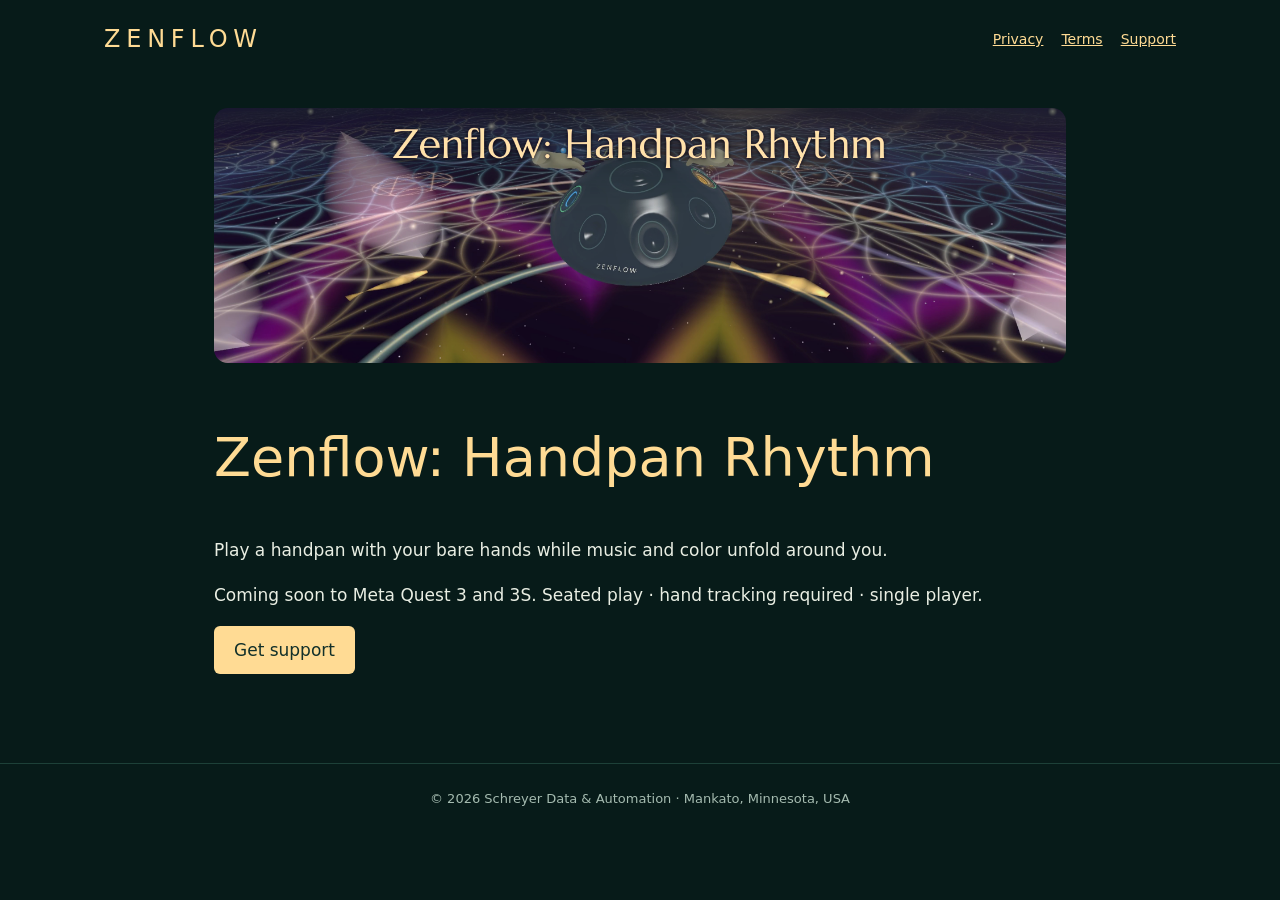
<file: index.html>
<!doctype html>
<html lang="en"><head><meta charset="utf-8"><meta name="viewport" content="width=device-width, initial-scale=1">
<title>Handpan Rhythm · Zenflow</title><meta name="description" content="Official Zenflow game information from Schreyer Data & Automation.">
<link rel="stylesheet" href="style.css"></head><body>
<header><a class="brand" href="">ZENFLOW</a><nav><a href="privacy/">Privacy</a><a href="terms/">Terms</a><a href="support/">Support</a></nav></header>
<main><section class="hero"><img src="hero.png" alt="Zenflow handpan surrounded by a luminous world"></section>
<section class="intro"><h1>Zenflow: Handpan Rhythm</h1><p>Play a handpan with your bare hands while music and color unfold around you.</p>
<p>Coming soon to Meta Quest 3 and 3S. Seated play · hand tracking required · single player.</p>
<p><a class="button" href="support/">Get support</a></p></section></main>
<footer>© 2026 Schreyer Data &amp; Automation · Mankato, Minnesota, USA</footer>
</body></html>
</file>
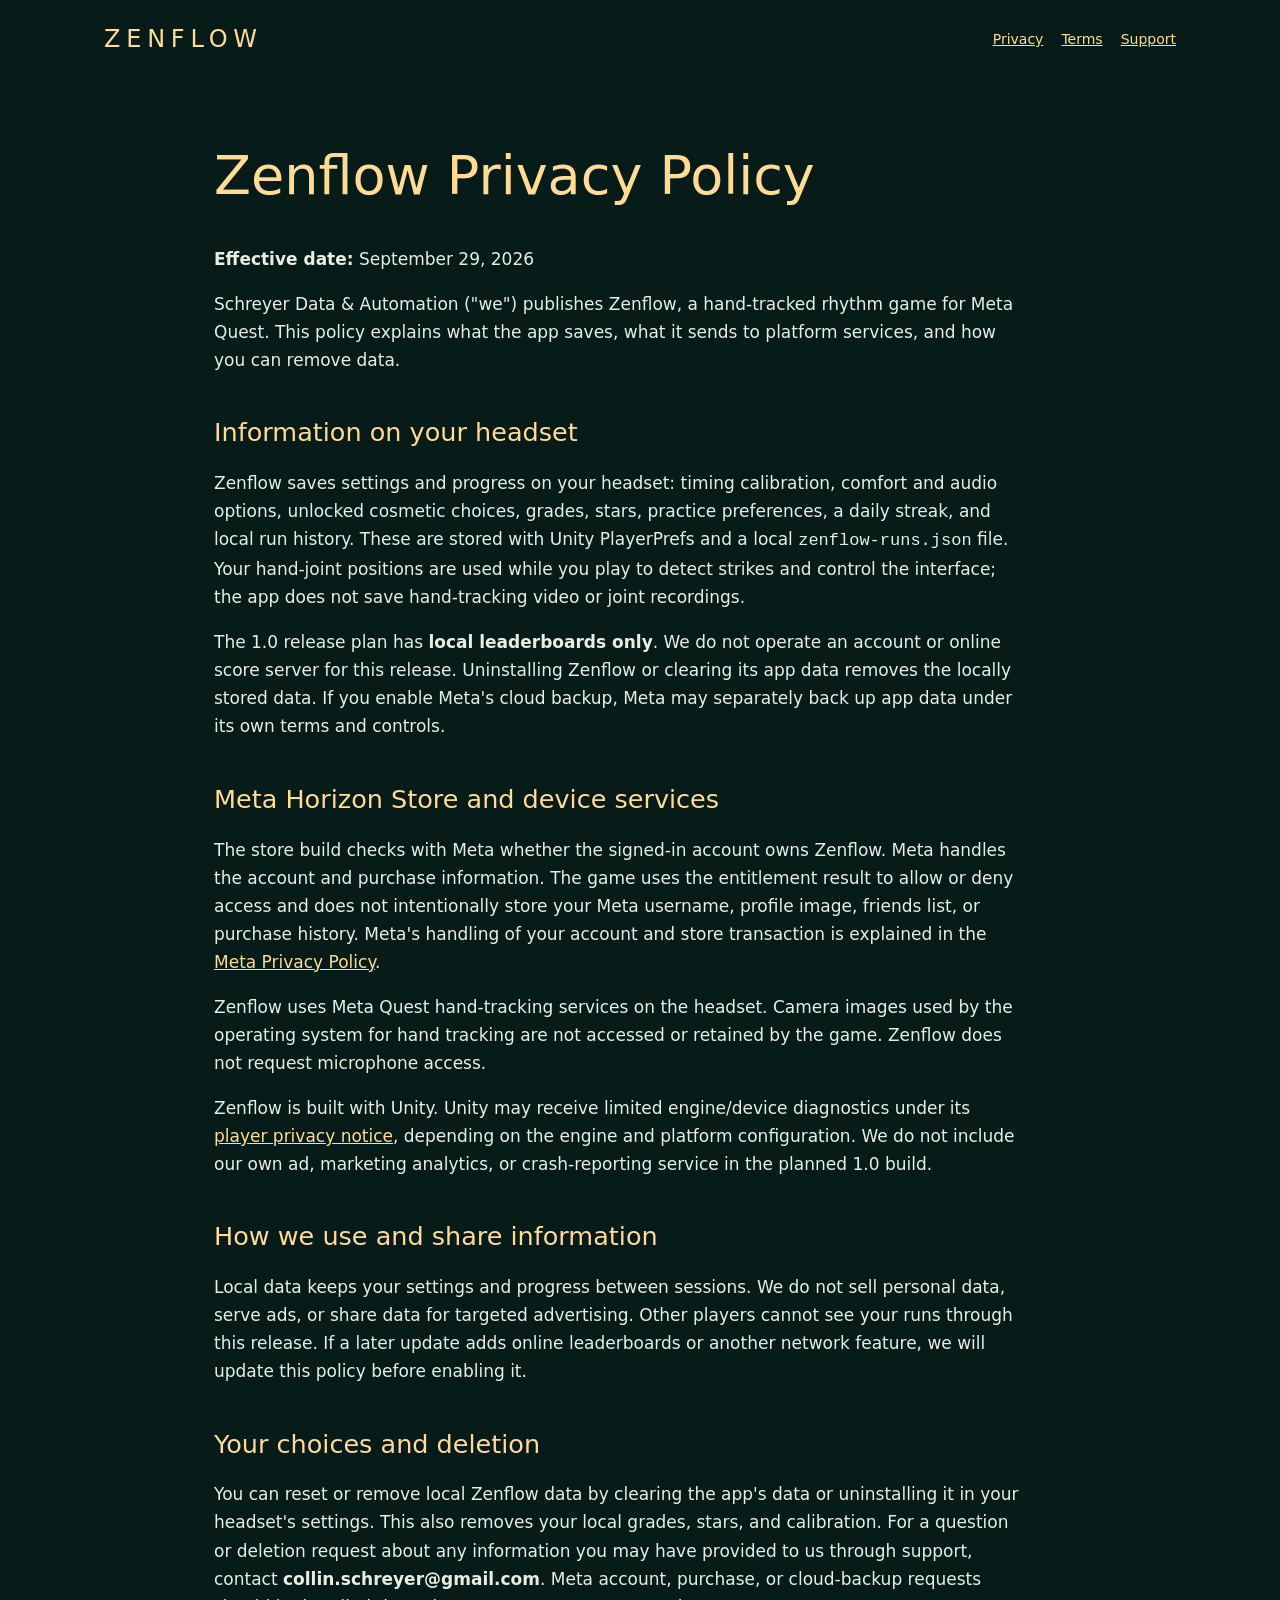
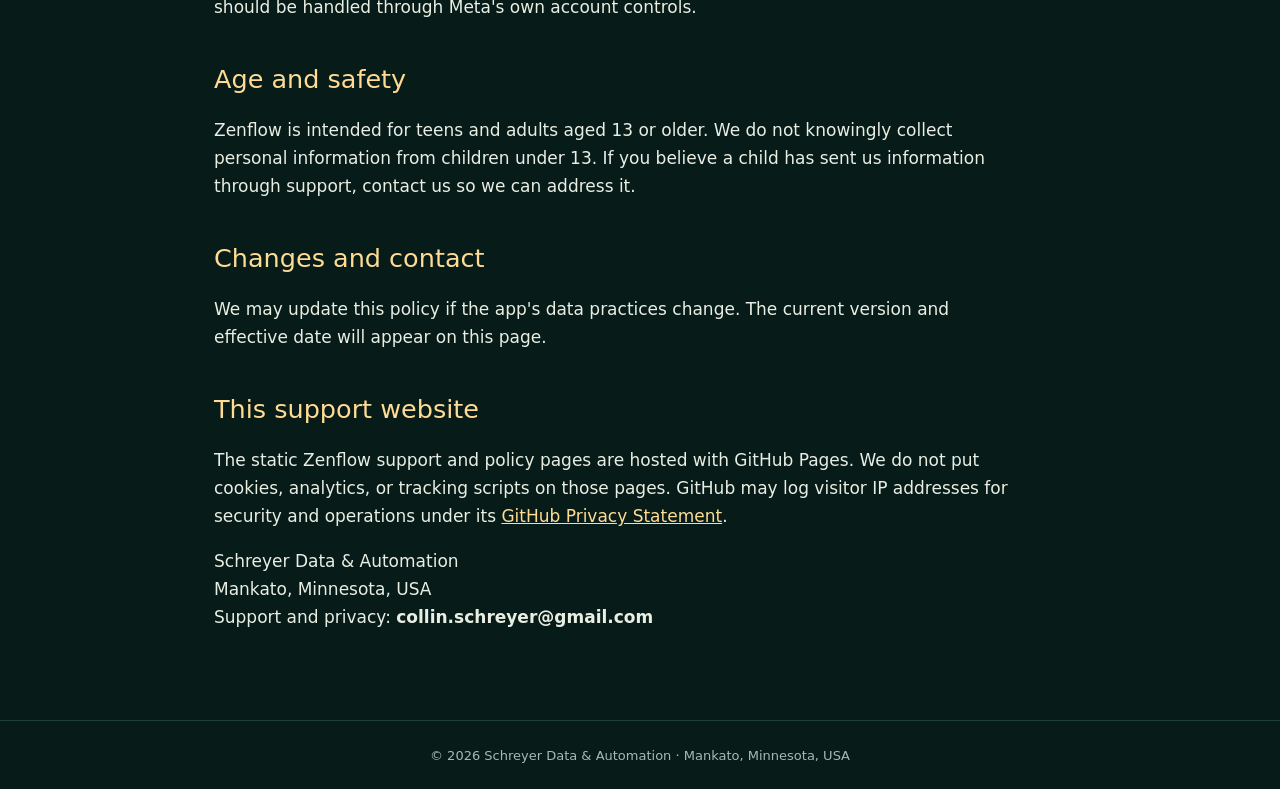
<file: privacy/index.html>
<!doctype html>
<html lang="en"><head><meta charset="utf-8"><meta name="viewport" content="width=device-width, initial-scale=1">
<title>Privacy Policy · Zenflow</title><meta name="description" content="Official Zenflow game information from Schreyer Data & Automation.">
<link rel="stylesheet" href="../style.css"></head><body>
<header><a class="brand" href="../">ZENFLOW</a><nav><a href="../privacy/">Privacy</a><a href="../terms/">Terms</a><a href="../support/">Support</a></nav></header>
<main><h1>Zenflow Privacy Policy</h1>
<p><strong>Effective date:</strong> September 29, 2026</p>
<p>Schreyer Data &amp; Automation ("we") publishes Zenflow, a hand-tracked rhythm game for Meta Quest. This policy explains what the app saves, what it sends to platform services, and how you can remove data.</p>
<h2>Information on your headset</h2>
<p>Zenflow saves settings and progress on your headset: timing calibration, comfort and audio options, unlocked cosmetic choices, grades, stars, practice preferences, a daily streak, and local run history. These are stored with Unity PlayerPrefs and a local <code>zenflow-runs.json</code> file. Your hand-joint positions are used while you play to detect strikes and control the interface; the app does not save hand-tracking video or joint recordings.</p>
<p>The 1.0 release plan has <strong>local leaderboards only</strong>. We do not operate an account or online score server for this release. Uninstalling Zenflow or clearing its app data removes the locally stored data. If you enable Meta's cloud backup, Meta may separately back up app data under its own terms and controls.</p>
<h2>Meta Horizon Store and device services</h2>
<p>The store build checks with Meta whether the signed-in account owns Zenflow. Meta handles the account and purchase information. The game uses the entitlement result to allow or deny access and does not intentionally store your Meta username, profile image, friends list, or purchase history. Meta's handling of your account and store transaction is explained in the <a href="https://www.meta.com/legal/privacy-policy/">Meta Privacy Policy</a>.</p>
<p>Zenflow uses Meta Quest hand-tracking services on the headset. Camera images used by the operating system for hand tracking are not accessed or retained by the game. Zenflow does not request microphone access.</p>
<p>Zenflow is built with Unity. Unity may receive limited engine/device diagnostics under its <a href="https://unity.com/legal/game-player-and-app-user-privacy-policy">player privacy notice</a>, depending on the engine and platform configuration. We do not include our own ad, marketing analytics, or crash-reporting service in the planned 1.0 build.</p>
<h2>How we use and share information</h2>
<p>Local data keeps your settings and progress between sessions. We do not sell personal data, serve ads, or share data for targeted advertising. Other players cannot see your runs through this release. If a later update adds online leaderboards or another network feature, we will update this policy before enabling it.</p>
<h2>Your choices and deletion</h2>
<p>You can reset or remove local Zenflow data by clearing the app's data or uninstalling it in your headset's settings. This also removes your local grades, stars, and calibration. For a question or deletion request about any information you may have provided to us through support, contact <strong>collin.schreyer@gmail.com</strong>. Meta account, purchase, or cloud-backup requests should be handled through Meta's own account controls.</p>
<h2>Age and safety</h2>
<p>Zenflow is intended for teens and adults aged 13 or older. We do not knowingly collect personal information from children under 13. If you believe a child has sent us information through support, contact us so we can address it.</p>
<h2>Changes and contact</h2>
<p>We may update this policy if the app's data practices change. The current version and effective date will appear on this page.</p>
<h2>This support website</h2>
<p>The static Zenflow support and policy pages are hosted with GitHub Pages. We do not put cookies, analytics, or tracking scripts on those pages. GitHub may log visitor IP addresses for security and operations under its <a href="https://docs.github.com/en/site-policy/privacy-policies/github-general-privacy-statement">GitHub Privacy Statement</a>.</p>
<p>Schreyer Data &amp; Automation<br />
Mankato, Minnesota, USA<br />
Support and privacy: <strong>collin.schreyer@gmail.com</strong></p></main>
<footer>© 2026 Schreyer Data &amp; Automation · Mankato, Minnesota, USA</footer>
</body></html>
</file>
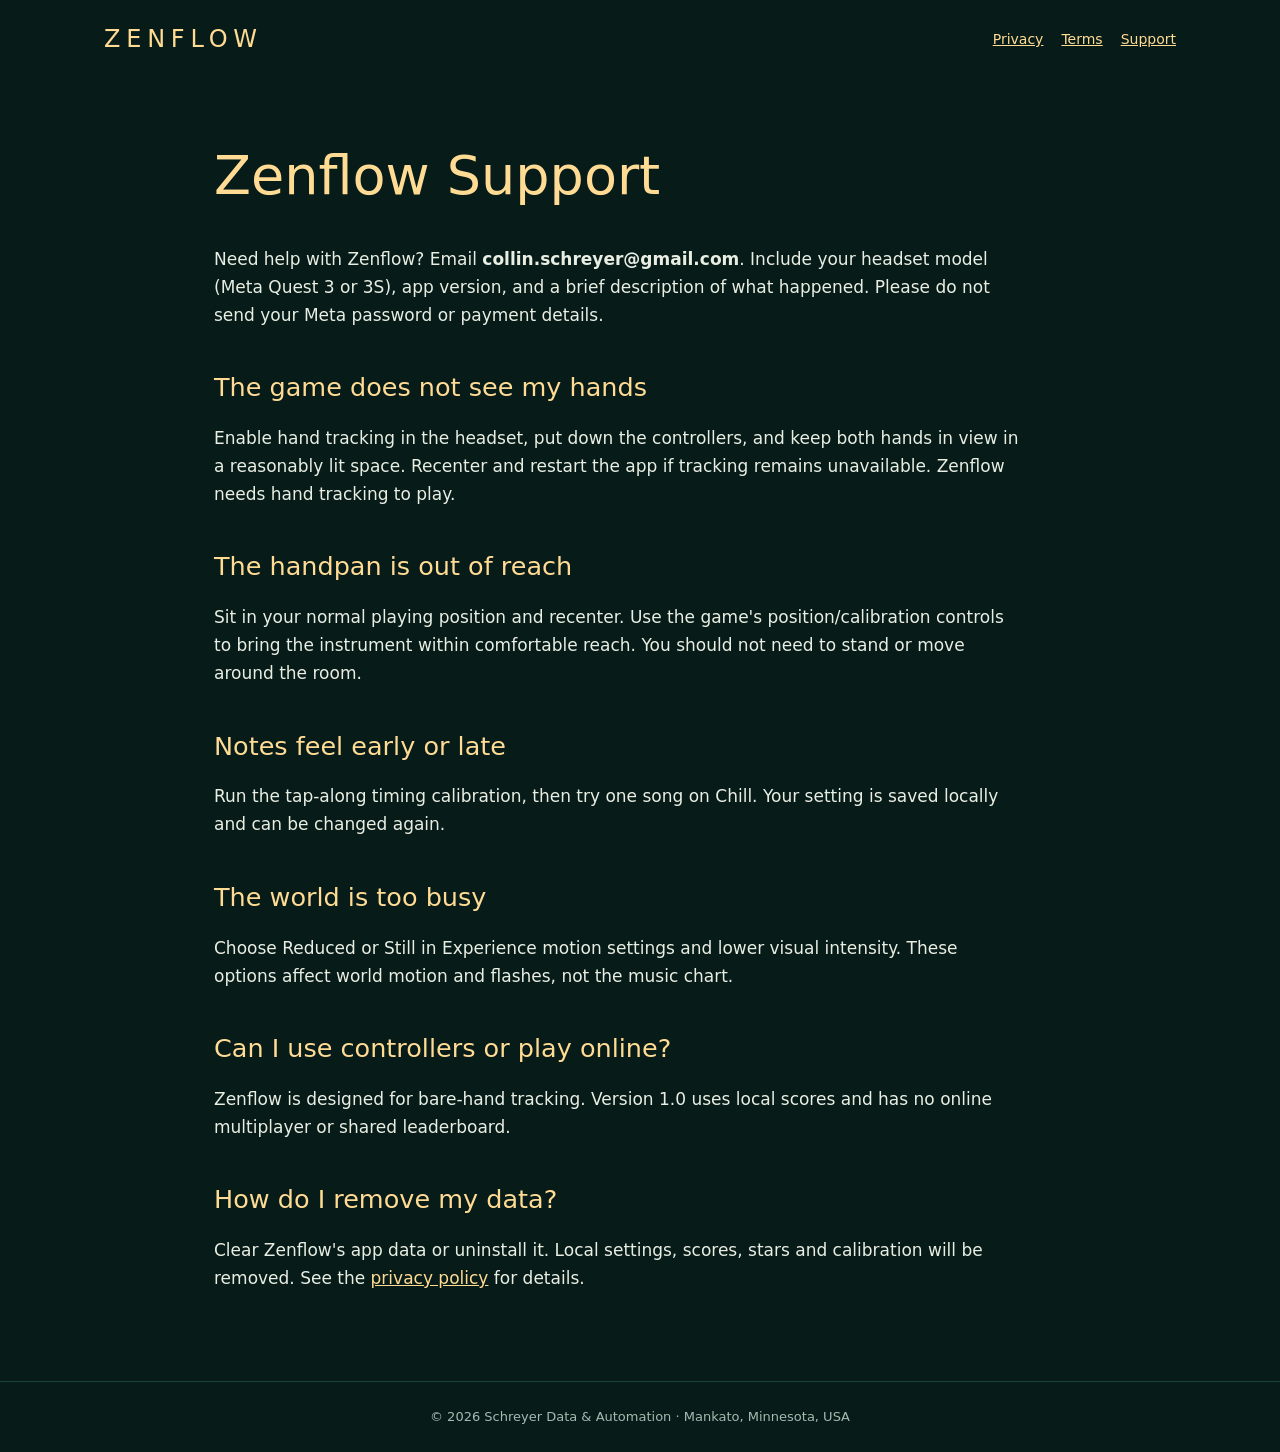
<file: support/index.html>
<!doctype html>
<html lang="en"><head><meta charset="utf-8"><meta name="viewport" content="width=device-width, initial-scale=1">
<title>Support · Zenflow</title><meta name="description" content="Official Zenflow game information from Schreyer Data & Automation.">
<link rel="stylesheet" href="../style.css"></head><body>
<header><a class="brand" href="../">ZENFLOW</a><nav><a href="../privacy/">Privacy</a><a href="../terms/">Terms</a><a href="../support/">Support</a></nav></header>
<main><h1>Zenflow Support</h1>
<p>Need help with Zenflow? Email <strong>collin.schreyer@gmail.com</strong>. Include your headset model (Meta Quest 3 or 3S), app version, and a brief description of what happened. Please do not send your Meta password or payment details.</p>
<h2>The game does not see my hands</h2>
<p>Enable hand tracking in the headset, put down the controllers, and keep both hands in view in a reasonably lit space. Recenter and restart the app if tracking remains unavailable. Zenflow needs hand tracking to play.</p>
<h2>The handpan is out of reach</h2>
<p>Sit in your normal playing position and recenter. Use the game's position/calibration controls to bring the instrument within comfortable reach. You should not need to stand or move around the room.</p>
<h2>Notes feel early or late</h2>
<p>Run the tap-along timing calibration, then try one song on Chill. Your setting is saved locally and can be changed again.</p>
<h2>The world is too busy</h2>
<p>Choose Reduced or Still in Experience motion settings and lower visual intensity. These options affect world motion and flashes, not the music chart.</p>
<h2>Can I use controllers or play online?</h2>
<p>Zenflow is designed for bare-hand tracking. Version 1.0 uses local scores and has no online multiplayer or shared leaderboard.</p>
<h2>How do I remove my data?</h2>
<p>Clear Zenflow's app data or uninstall it. Local settings, scores, stars and calibration will be removed. See the <a href="../privacy/">privacy policy</a> for details.</p></main>
<footer>© 2026 Schreyer Data &amp; Automation · Mankato, Minnesota, USA</footer>
</body></html>
</file>
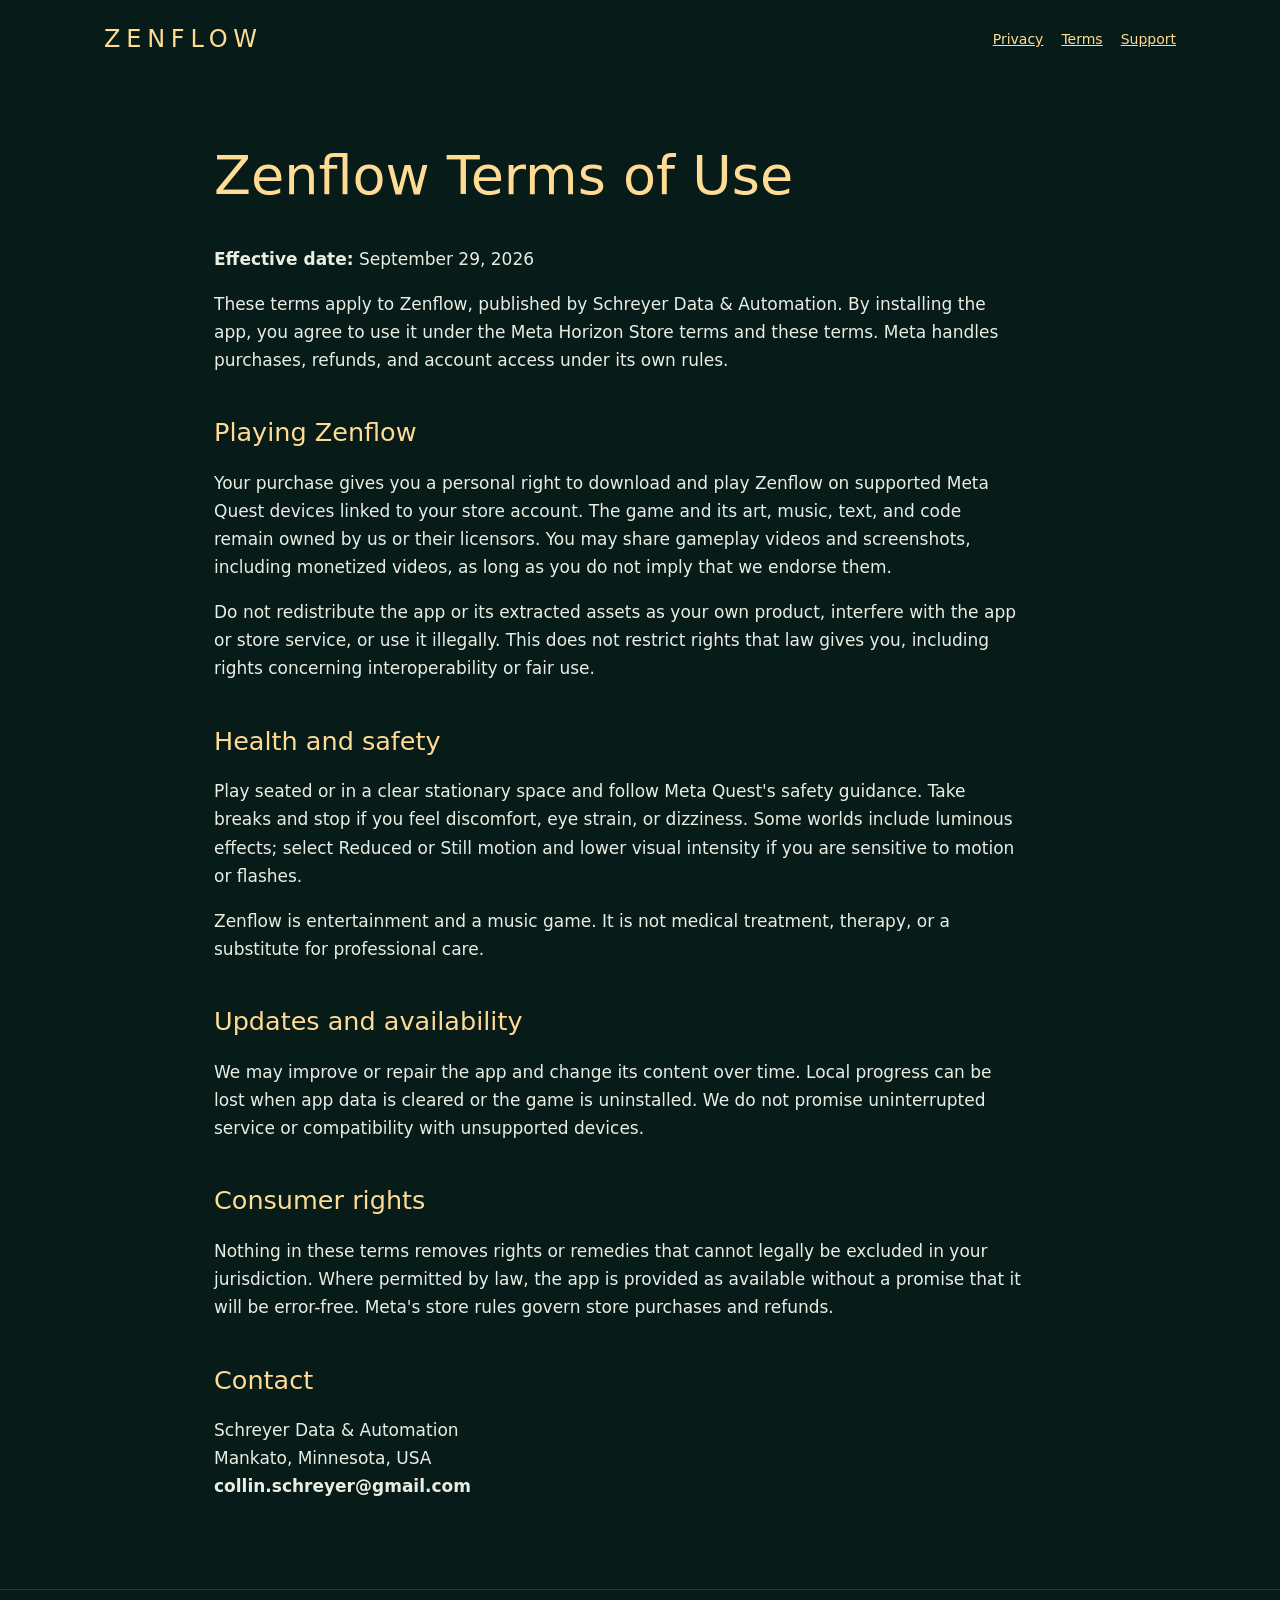
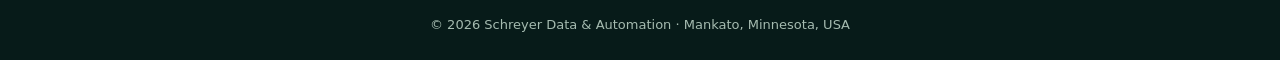
<file: terms/index.html>
<!doctype html>
<html lang="en"><head><meta charset="utf-8"><meta name="viewport" content="width=device-width, initial-scale=1">
<title>Terms of Use · Zenflow</title><meta name="description" content="Official Zenflow game information from Schreyer Data & Automation.">
<link rel="stylesheet" href="../style.css"></head><body>
<header><a class="brand" href="../">ZENFLOW</a><nav><a href="../privacy/">Privacy</a><a href="../terms/">Terms</a><a href="../support/">Support</a></nav></header>
<main><h1>Zenflow Terms of Use</h1>
<p><strong>Effective date:</strong> September 29, 2026</p>
<p>These terms apply to Zenflow, published by Schreyer Data &amp; Automation. By installing the app, you agree to use it under the Meta Horizon Store terms and these terms. Meta handles purchases, refunds, and account access under its own rules.</p>
<h2>Playing Zenflow</h2>
<p>Your purchase gives you a personal right to download and play Zenflow on supported Meta Quest devices linked to your store account. The game and its art, music, text, and code remain owned by us or their licensors. You may share gameplay videos and screenshots, including monetized videos, as long as you do not imply that we endorse them.</p>
<p>Do not redistribute the app or its extracted assets as your own product, interfere with the app or store service, or use it illegally. This does not restrict rights that law gives you, including rights concerning interoperability or fair use.</p>
<h2>Health and safety</h2>
<p>Play seated or in a clear stationary space and follow Meta Quest's safety guidance. Take breaks and stop if you feel discomfort, eye strain, or dizziness. Some worlds include luminous effects; select Reduced or Still motion and lower visual intensity if you are sensitive to motion or flashes.</p>
<p>Zenflow is entertainment and a music game. It is not medical treatment, therapy, or a substitute for professional care.</p>
<h2>Updates and availability</h2>
<p>We may improve or repair the app and change its content over time. Local progress can be lost when app data is cleared or the game is uninstalled. We do not promise uninterrupted service or compatibility with unsupported devices.</p>
<h2>Consumer rights</h2>
<p>Nothing in these terms removes rights or remedies that cannot legally be excluded in your jurisdiction. Where permitted by law, the app is provided as available without a promise that it will be error-free. Meta's store rules govern store purchases and refunds.</p>
<h2>Contact</h2>
<p>Schreyer Data &amp; Automation<br />
Mankato, Minnesota, USA<br />
<strong>collin.schreyer@gmail.com</strong></p></main>
<footer>© 2026 Schreyer Data &amp; Automation · Mankato, Minnesota, USA</footer>
</body></html>
</file>
<file: style.css>
:root{color-scheme:dark}*{box-sizing:border-box}body{margin:0;background:#071b19;color:#e9eee3;font:17px/1.65 system-ui,-apple-system,sans-serif}header{max-width:1120px;margin:auto;padding:20px 24px;display:flex;justify-content:space-between;align-items:center;gap:20px}a{color:#ffdb94}.brand{font-size:24px;letter-spacing:.24em;text-decoration:none;color:#ffdb94}nav{display:flex;gap:18px;font-size:14px}main{max-width:900px;margin:0 auto;padding:28px 24px 72px}h1,h2,h3{font-weight:500;color:#ffdb94;line-height:1.2}h1{font-size:clamp(32px,5vw,54px)}h2{margin-top:1.7em}p,li{max-width:75ch}blockquote{border-left:3px solid #ffdb94;padding-left:16px;color:#b5c9be}.hero img{display:block;width:100%;height:auto;border-radius:14px}.intro{padding-top:18px}.button{display:inline-block;background:#ffdb94;color:#12302a;padding:10px 20px;border-radius:6px;text-decoration:none}footer{border-top:1px solid #1d4038;text-align:center;color:#a5bbb0;padding:24px;font-size:13px}code{overflow-wrap:anywhere}@media(max-width:600px){header{align-items:flex-start;flex-direction:column}nav{flex-wrap:wrap}}
</file>
